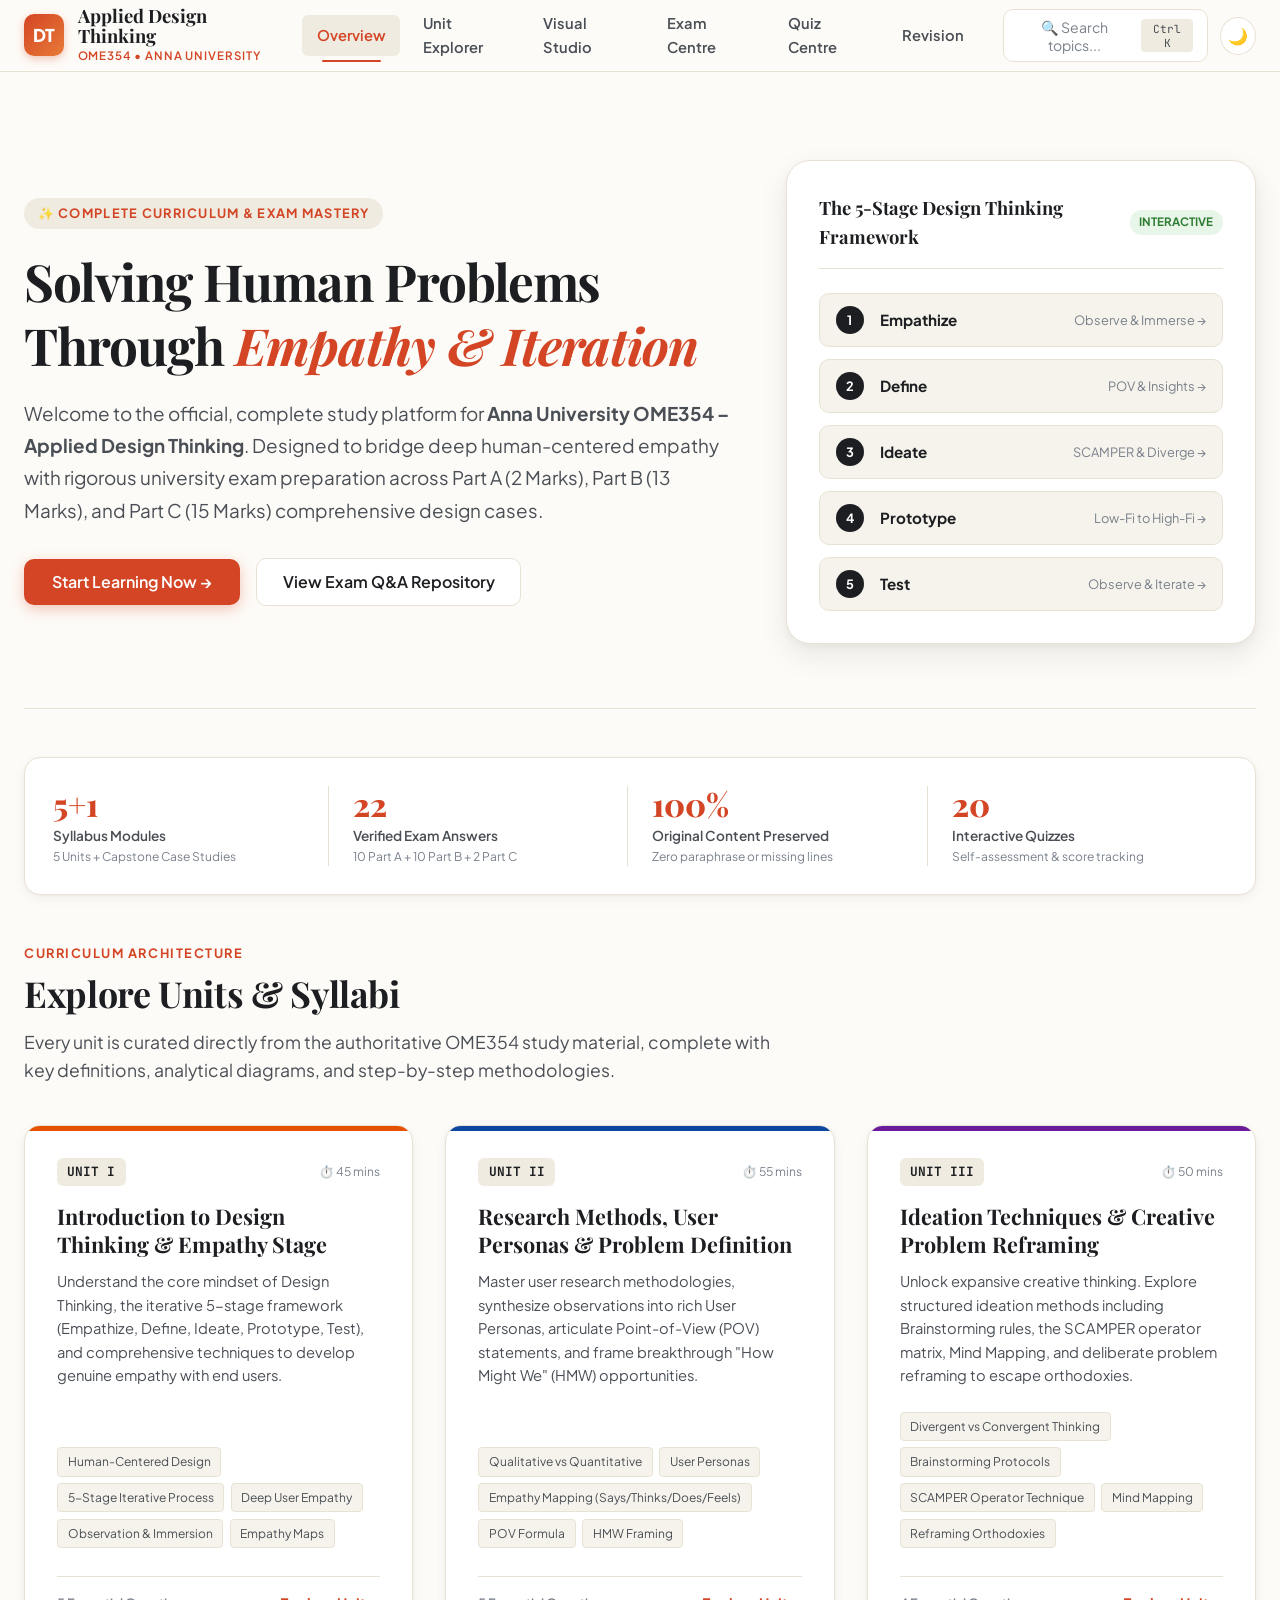
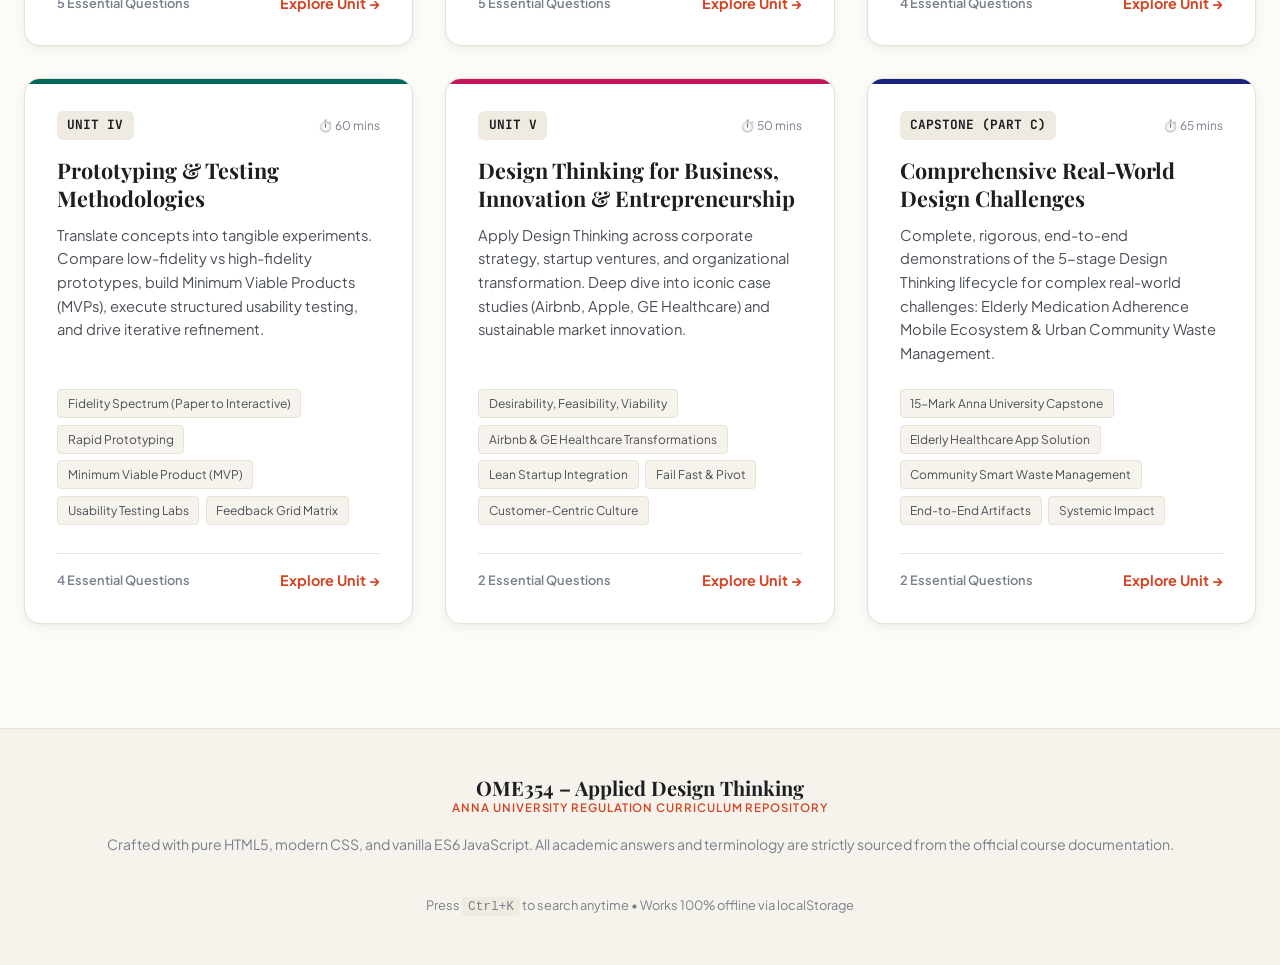
<file: index.html>
<!DOCTYPE html>
<html lang="en" data-theme="light">
<head>
  <meta charset="UTF-8">
  <meta name="viewport" content="width=device-width, initial-scale=1.0">
  <title>OME354 – Applied Design Thinking | Anna University Visual Learning Platform</title>
  <meta name="description" content="A premium interactive educational platform and complete exam answer repository for Anna University OME354 Applied Design Thinking.">

  <!-- Premium Typography via Google Fonts -->
  <link rel="preconnect" href="https://fonts.googleapis.com">
  <link rel="preconnect" href="https://fonts.gstatic.com" crossorigin>
  <link href="https://fonts.googleapis.com/css2?family=JetBrains+Mono:wght@400;500;700&family=Playfair+Display:ital,wght@0,600;0,700;0,800;1,600&family=Plus+Jakarta+Sans:wght@400;500;600;700;800&display=swap" rel="stylesheet">

  <!-- Core Stylesheet -->
  <link rel="stylesheet" href="css/style.css">
</head>
<body>

  <!-- Top Sticky Header & Navigation -->
  <header class="app-header">
    <div class="header-container">
      <a href="#" class="brand-badge" onclick="window.ADT_APP.switchView('home'); return false;">
        <div class="brand-logo-icon">DT</div>
        <div class="brand-text">
          <span class="brand-title">Applied Design Thinking</span>
          <span class="brand-sub">OME354 • Anna University</span>
        </div>
      </a>

      <!-- Desktop Navigation Links -->
      <nav class="nav-menu">
        <a href="#home" class="nav-link active" data-view="home">Overview</a>
        <a href="#units" class="nav-link" data-view="unit-explorer">Unit Explorer</a>
        <a href="#visual" class="nav-link" data-view="visual-studio">Visual Studio</a>
        <a href="#exam" class="nav-link" data-view="exam-centre">Exam Centre</a>
        <a href="#quiz" class="nav-link" data-view="quiz-centre">Quiz Centre</a>
        <a href="#revision" class="nav-link" data-view="revision-centre">Revision</a>
      </nav>

      <!-- Header Action Controls -->
      <div class="header-actions">
        <button class="search-trigger-btn" id="search-trigger-btn" title="Search all topics (Ctrl+K)">
          <span>🔍 Search topics...</span>
          <kbd>Ctrl K</kbd>
        </button>

        <button class="icon-btn" id="theme-toggle-btn" title="Toggle Light/Dark Theme">
          🌙
        </button>
      </div>
    </div>
  </header>

  <!-- Main View Container -->
  <main class="main-content">

    <!-- ====================================================================
         VIEW 1: HOME & HERO EXPERIENCE (MODERN EDITORIAL)
         ==================================================================== -->
    <section id="view-home" class="view-section active-view">
      <div class="container">
        
        <!-- Hero Section -->
        <div class="hero-editorial">
          <div class="hero-content">
            <span class="hero-tag">✨ Complete Curriculum & Exam Mastery</span>
            <h1>Solving Human Problems Through <span>Empathy & Iteration</span></h1>
            <p class="hero-lead">
              Welcome to the official, complete study platform for <strong>Anna University OME354 – Applied Design Thinking</strong>. Designed to bridge deep human-centered empathy with rigorous university exam preparation across Part A (2 Marks), Part B (13 Marks), and Part C (15 Marks) comprehensive design cases.
            </p>
            <div class="hero-actions">
              <button class="btn-primary" onclick="window.ADT_APP.switchView('unit-explorer')">
                Start Learning Now →
              </button>
              <button class="btn-secondary" onclick="window.ADT_APP.switchView('exam-centre')">
                View Exam Q&A Repository
              </button>
            </div>
          </div>

          <!-- Hero Visual Feature: Interactive 5-Stage Diagram Teaser -->
          <div class="hero-visual-card">
            <div class="hero-card-header">
              <span class="hero-card-title">The 5-Stage Design Thinking Framework</span>
              <span class="interactive-pill">Interactive</span>
            </div>
            <div class="hero-stage-stack">
              <div class="stage-step-row" onclick="window.ADT_APP.openQuestion('Q11(a)')">
                <span class="stage-num-badge">1</span>
                <span class="stage-step-title">Empathize</span>
                <span class="stage-step-action">Observe & Immerse →</span>
              </div>
              <div class="stage-step-row" onclick="window.ADT_APP.openQuestion('Q12(a)')">
                <span class="stage-num-badge">2</span>
                <span class="stage-step-title">Define</span>
                <span class="stage-step-action">POV & Insights →</span>
              </div>
              <div class="stage-step-row" onclick="window.ADT_APP.openQuestion('Q13(a)')">
                <span class="stage-num-badge">3</span>
                <span class="stage-step-title">Ideate</span>
                <span class="stage-step-action">SCAMPER & Diverge →</span>
              </div>
              <div class="stage-step-row" onclick="window.ADT_APP.openQuestion('Q14(a)')">
                <span class="stage-num-badge">4</span>
                <span class="stage-step-title">Prototype</span>
                <span class="stage-step-action">Low-Fi to High-Fi →</span>
              </div>
              <div class="stage-step-row" onclick="window.ADT_APP.openQuestion('Q14(b)')">
                <span class="stage-num-badge">5</span>
                <span class="stage-step-title">Test</span>
                <span class="stage-step-action">Observe & Iterate →</span>
              </div>
            </div>
          </div>
        </div>

        <!-- Curriculum Statistics Ribbon -->
        <div class="curriculum-ribbon">
          <div class="ribbon-stat-item">
            <span class="stat-value">5+1</span>
            <span class="stat-label">Syllabus Modules</span>
            <span class="stat-desc">5 Units + Capstone Case Studies</span>
          </div>
          <div class="ribbon-stat-item">
            <span class="stat-value">22</span>
            <span class="stat-label">Verified Exam Answers</span>
            <span class="stat-desc">10 Part A + 10 Part B + 2 Part C</span>
          </div>
          <div class="ribbon-stat-item">
            <span class="stat-value">100%</span>
            <span class="stat-label">Original Content Preserved</span>
            <span class="stat-desc">Zero paraphrase or missing lines</span>
          </div>
          <div class="ribbon-stat-item">
            <span class="stat-value">20</span>
            <span class="stat-label">Interactive Quizzes</span>
            <span class="stat-desc">Self-assessment & score tracking</span>
          </div>
        </div>

        <!-- Units Explorer Showcase Grid -->
        <div class="section-header-block">
          <span class="section-label">Curriculum Architecture</span>
          <h2 class="section-title">Explore Units & Syllabi</h2>
          <p class="section-subtitle">
            Every unit is curated directly from the authoritative OME354 study material, complete with key definitions, analytical diagrams, and step-by-step methodologies.
          </p>
        </div>

        <div class="units-grid" id="units-grid">
          <!-- Dynamic Units Injected via JS -->
        </div>

      </div>
    </section>

    <!-- ====================================================================
         VIEW 2: UNIT EXPLORER & LESSON READER
         ==================================================================== -->
    <section id="view-unit-explorer" class="view-section">
      <div class="container">
        <div class="unit-explorer-layout">
          
          <!-- Sticky Sidebar Navigation -->
          <aside class="unit-sidebar-nav">
            <h3 class="sidebar-title">Course Navigator</h3>
            <select class="sidebar-unit-select" id="sidebar-unit-select">
              <option value="1">Unit I: Foundations & Empathy</option>
              <option value="2">Unit II: Research, Personas & Define</option>
              <option value="3">Unit III: Ideation & Reframing</option>
              <option value="4">Unit IV: Prototyping & Testing</option>
              <option value="5">Unit V: Business & Innovation</option>
              <option value="6">Part C: Capstone Design Cases</option>
            </select>
            <ul class="sidebar-topic-list" id="sidebar-topic-list">
              <!-- Dynamically populated topics list -->
            </ul>
          </aside>

          <!-- Reading & Study Pane -->
          <main class="reading-pane" id="reading-pane-content">
            <!-- Dynamically populated answer content -->
          </main>

        </div>
      </div>
    </section>

    <!-- ====================================================================
         VIEW 3: VISUAL LEARNING STUDIO & INTERACTIVE DIAGRAMS
         ==================================================================== -->
    <section id="view-visual-studio" class="view-section">
      <div class="container">
        
        <div class="section-header-block">
          <span class="section-label">Interactive Museum of Design Concepts</span>
          <h2 class="section-title">Visual Learning Studio</h2>
          <p class="section-subtitle">
            Experience the core mental models and frameworks of Design Thinking through interactive visual demonstrations grounded in your academic syllabus.
          </p>
        </div>

        <div class="studio-grid">
          
          <!-- Diagram Card 1: 5-Stage Non-Linear Process -->
          <div class="interactive-diagram-card">
            <div class="diagram-header">
              <span class="diagram-badge">Process Flow</span>
              <h3 class="diagram-title">The 5-Stage Iterative Framework</h3>
              <p style="font-size:0.85rem; color:var(--text-muted);">Click any stage to inspect its objective and key actions.</p>
            </div>
            <div class="diagram-canvas">
              <div class="dt-process-bar">
                <div class="dt-stage-node active" onclick="window.ADT_APP.selectProcessStage(0)">
                  <div class="dt-stage-circle">1</div>
                  <div class="dt-stage-label">Empathize</div>
                </div>
                <div class="dt-stage-node" onclick="window.ADT_APP.selectProcessStage(1)">
                  <div class="dt-stage-circle">2</div>
                  <div class="dt-stage-label">Define</div>
                </div>
                <div class="dt-stage-node" onclick="window.ADT_APP.selectProcessStage(2)">
                  <div class="dt-stage-circle">3</div>
                  <div class="dt-stage-label">Ideate</div>
                </div>
                <div class="dt-stage-node" onclick="window.ADT_APP.selectProcessStage(3)">
                  <div class="dt-stage-circle">4</div>
                  <div class="dt-stage-label">Prototype</div>
                </div>
                <div class="dt-stage-node" onclick="window.ADT_APP.selectProcessStage(4)">
                  <div class="dt-stage-circle">5</div>
                  <div class="dt-stage-label">Test</div>
                </div>
              </div>
            </div>
            <div class="diagram-inspector" id="process-stage-inspector">
              1. EMPATHIZE: Immerse in the user's world. Observe behaviors, conduct deep qualitative interviews, and shadow daily routines to reveal emotional barriers and latent unstated needs.
            </div>
          </div>

          <!-- Diagram Card 2: Empathy Map 4-Quadrant Matrix -->
          <div class="interactive-diagram-card">
            <div class="diagram-header">
              <span class="diagram-badge">Synthesis Model</span>
              <h3 class="diagram-title">Empathy Map 4-Quadrant Matrix</h3>
              <p style="font-size:0.85rem; color:var(--text-muted);">Click any quadrant to view real examples from user research.</p>
            </div>
            <div class="diagram-canvas">
              <div class="empathy-map-matrix">
                <div class="empathy-quadrant active" data-quadrant="says" onclick="window.ADT_APP.selectEmpathyQuadrant('says')">
                  <div class="quadrant-title">🗣️ SAYS</div>
                  <div class="quadrant-desc">Direct verbatim quotes spoken by the user.</div>
                </div>
                <div class="empathy-quadrant" data-quadrant="thinks" onclick="window.ADT_APP.selectEmpathyQuadrant('thinks')">
                  <div class="quadrant-title">🧠 THINKS</div>
                  <div class="quadrant-desc">Inner beliefs, concerns, and unexpressed thoughts.</div>
                </div>
                <div class="empathy-quadrant" data-quadrant="does" onclick="window.ADT_APP.selectEmpathyQuadrant('does')">
                  <div class="quadrant-title">🏃 DOES</div>
                  <div class="quadrant-desc">Observable physical actions and behaviors.</div>
                </div>
                <div class="empathy-quadrant" data-quadrant="feels" onclick="window.ADT_APP.selectEmpathyQuadrant('feels')">
                  <div class="quadrant-title">❤️ FEELS</div>
                  <div class="quadrant-desc">Emotional states, fears, anxieties, and joy.</div>
                </div>
              </div>
            </div>
            <div class="diagram-inspector" id="empathy-matrix-inspector">
              <strong>SAYS QUADRANT:</strong> Direct verbatim quotes spoken by users during field interviews (e.g. 'I get overwhelmed trying to manage five different prescriptions every day.').
            </div>
          </div>

          <!-- Diagram Card 3: Divergent vs Convergent Thinking -->
          <div class="interactive-diagram-card">
            <div class="diagram-header">
              <span class="diagram-badge">Cognitive Model</span>
              <h3 class="diagram-title">The Double Diamond of Thinking</h3>
              <p style="font-size:0.85rem; color:var(--text-muted);">Click to toggle between Divergent Exploration and Convergent Selection.</p>
            </div>
            <div class="diagram-canvas">
              <div class="diamond-stage-visual">
                <div class="diamond-shape active" data-phase="divergent" onclick="window.ADT_APP.selectDiamondPhase('divergent')">
                  <div class="diamond-title">◇ Divergent</div>
                  <div class="diamond-subtitle">Create Choices (Breadth)</div>
                </div>
                <div class="diamond-shape" data-phase="convergent" onclick="window.ADT_APP.selectDiamondPhase('convergent')">
                  <div class="diamond-title">◈ Convergent</div>
                  <div class="diamond-subtitle">Make Choices (Focus)</div>
                </div>
              </div>
            </div>
            <div class="diagram-inspector" id="diamond-inspector">
              <strong>DIVERGENT THINKING (Explore Breadth):</strong> Generating a large volume of possibilities without criticism. Exploring wide solutions, wild concepts, and multiple perspectives. Quantity drives quality.
            </div>
          </div>

        </div>
      </div>
    </section>

    <!-- ====================================================================
         VIEW 4: EXAM PREPARATION CENTRE
         ==================================================================== -->
    <section id="view-exam-centre" class="view-section">
      <div class="container">
        
        <div class="section-header-block">
          <span class="section-label">Anna University Exam Preparation</span>
          <h2 class="section-title">Official Examination Repository</h2>
          <p class="section-subtitle">
            All 22 questions and answers structured in Anna University's exact format. Complete with Part A (2-Mark conceptual foundations), Part B (13-Mark analytical essays), and Part C (15-Mark application cases).
          </p>
        </div>

        <!-- Filter Bar -->
        <div class="exam-filter-bar">
          <div class="exam-pills">
            <button class="filter-pill exam-filter-pill active" data-filter="all">All Questions (22)</button>
            <button class="filter-pill exam-filter-pill" data-filter="partA">Part A • 2 Marks (10)</button>
            <button class="filter-pill exam-filter-pill" data-filter="partB">Part B • 13 Marks (10)</button>
            <button class="filter-pill exam-filter-pill" data-filter="partC">Part C • 15 Marks (2)</button>
            <button class="filter-pill exam-filter-pill" data-filter="bookmarked">Bookmarked</button>
          </div>
          <div style="font-size:0.88rem; color:var(--text-muted);">
            Tip: Switch between <strong>Understanding Mode</strong> and <strong>Exam Writing Mode</strong> inside any question!
          </div>
        </div>

        <!-- Questions List Container -->
        <div class="exam-questions-list" id="exam-questions-list">
          <!-- Dynamically populated via JS -->
        </div>

      </div>
    </section>

    <!-- ====================================================================
         VIEW 5: INTERACTIVE QUIZ CENTRE
         ==================================================================== -->
    <section id="view-quiz-centre" class="view-section">
      <div class="container">
        
        <div class="section-header-block" style="text-align:center;">
          <span class="section-label">Self-Assessment Engine</span>
          <h2 class="section-title">Knowledge Validation Quizzes</h2>
          <p class="section-subtitle" style="margin:0 auto;">
            Test your comprehension of core Design Thinking concepts with instant feedback, scoring, and source-grounded explanations.
          </p>
        </div>

        <div class="quiz-container">
          <div class="quiz-card">
            <div class="quiz-progress-bar-wrap">
              <div class="quiz-progress-fill" id="quiz-progress-fill" style="width: 5%;"></div>
            </div>
            
            <div id="quiz-question-container">
              <!-- Dynamically populated quiz question -->
            </div>

            <div class="quiz-nav-row" style="margin-top:2rem; display:flex; justify-content:space-between;">
              <button class="btn-secondary" id="quiz-prev-btn" disabled>← Previous</button>
              <button class="btn-primary" id="quiz-next-btn">Next Question →</button>
            </div>
          </div>
        </div>

      </div>
    </section>

    <!-- ====================================================================
         VIEW 6: REVISION & QUICK REFERENCE
         ==================================================================== -->
    <section id="view-revision-centre" class="view-section">
      <div class="container">
        
        <div class="section-header-block">
          <span class="section-label">Rapid Exam Flashcards & Summaries</span>
          <h2 class="section-title">Quick Revision Reference</h2>
          <p class="section-subtitle">
            High-yield definitions, comparison matrices, process frameworks, and real-world case studies for the night before your university examination.
          </p>
        </div>

        <div class="revision-masonry" id="revision-masonry-grid">
          <!-- Dynamically populated revision items -->
        </div>

      </div>
    </section>

  </main>

  <!-- Global Search Modal Overlay -->
  <div class="modal-overlay" id="search-modal">
    <div class="search-modal-box">
      <div class="search-input-header">
        <span style="font-size:1.2rem;">🔍</span>
        <input type="text" class="search-input-field" id="search-input" placeholder="Search topics, questions, definitions (e.g. SCAMPER, Empathy Map)...">
        <button class="icon-btn" id="close-search-btn" style="border:none;">✕</button>
      </div>
      <div class="search-results-list" id="search-results">
        <!-- Search results injected here -->
      </div>
    </div>
  </div>

  
  <!-- Quick Answer Popover / Modal Overlay -->
  <div class="modal-overlay" id="answer-modal">
    <div class="answer-modal-box">
      <div class="answer-modal-header">
        <div>
          <div id="answer-modal-badge" style="font-family:var(--font-mono); font-size:0.8rem; font-weight:700; color:var(--brand-primary); margin-bottom:0.25rem;"></div>
          <h2 id="answer-modal-title" style="font-size:1.4rem; margin:0;"></h2>
        </div>
        <button class="icon-btn" onclick="window.ADT_APP.closeAnswerModal()" style="border:none;">✕</button>
      </div>
      <div class="answer-modal-body" id="answer-modal-body">
        <!-- Answer content loaded here -->
      </div>
      <div class="answer-modal-footer">
        <button class="btn-secondary" onclick="window.ADT_APP.closeAnswerModal()">Close</button>
        <button class="btn-primary" id="answer-modal-full-btn">Open in Unit Explorer →</button>
      </div>
    </div>
  </div>

  <!-- Site Footer -->
  <footer class="site-footer">
    <div class="footer-container">
      <div class="brand-text">
        <span class="brand-title" style="font-size:1.25rem;">OME354 – Applied Design Thinking</span>
        <span class="brand-sub">Anna University Regulation Curriculum Repository</span>
      </div>
      <p class="footer-text">
        Crafted with pure HTML5, modern CSS, and vanilla ES6 JavaScript. All academic answers and terminology are strictly sourced from the official course documentation.
      </p>
      <div style="font-size:0.8rem; color:var(--text-muted); margin-top:0.5rem;">
        Press <kbd style="background:var(--bg-tertiary); padding:2px 6px; border-radius:4px;">Ctrl+K</kbd> to search anytime • Works 100% offline via localStorage
      </div>
    </div>
  </footer>

  <!-- Course Data & Scripts (Traditional HTML loading order) -->
  <script src="data/courseData.js"></script>
  <script src="data/quizData.js"></script>
  <script src="data/revisionData.js"></script>
  <script src="js/app.js"></script>

</body>
</html>
</file>
<file: css/style.css>
/* ==========================================================================
   OME354 APPLIED DESIGN THINKING - PREMIUM STYLESHEET
   Design System: Modern Editorial + Interactive Science Museum
   Pure CSS3 - Fast, Lightweight, Responsive, High Visual Quality
   ========================================================================== */

:root {
  /* Color Palette - Sophisticated Editorial & Academic */
  --bg-primary: #FDFBF7;        /* Warm editorial parchment */
  --bg-secondary: #F6F3EC;      /* Subtle cream surface */
  --bg-tertiary: #EFEBE0;       /* Rich border/neutral surface */
  --card-bg: #FFFFFF;
  --card-border: #E8E2D5;
  --card-hover-border: #D1C7B3;
  
  --text-primary: #1C1E21;      /* Deep obsidian ink */
  --text-secondary: #4A4F56;    /* Editorial slate */
  --text-muted: #79808B;        /* Muted caption */
  --text-inverse: #FFFFFF;
  
  --brand-primary: #D34524;     /* Terracotta Red-Orange */
  --brand-secondary: #1F3A52;   /* Deep Academy Navy */
  --brand-accent: #E87A38;      /* Warm amber accent */
  --brand-emerald: #1B6554;     /* Deep forest green for testing/success */
  --brand-purple: #5A3587;      /* Creative violet for ideation */

  /* Unit Colors */
  --u1-color: #D34524;
  --u2-color: #1F5F8B;
  --u3-color: #793896;
  --u4-color: #1B6554;
  --u5-color: #B83A64;
  --u6-color: #1B3564;

  /* Typography */
  --font-serif: 'Playfair Display', Georgia, Cambria, serif;
  --font-sans: 'Plus Jakarta Sans', system-ui, -apple-system, BlinkMacSystemFont, 'Segoe UI', Roboto, sans-serif;
  --font-mono: 'JetBrains Mono', 'Fira Code', Consolas, monospace;

  /* Elevations & Shadows */
  --shadow-subtle: 0 1px 3px rgba(0,0,0,0.05), 0 1px 2px rgba(0,0,0,0.03);
  --shadow-card: 0 4px 12px rgba(28,30,33, 0.05), 0 1px 3px rgba(28,30,33, 0.03);
  --shadow-float: 0 12px 30px rgba(28,30,33, 0.08), 0 4px 8px rgba(28,30,33, 0.04);
  --shadow-modal: 0 24px 60px rgba(28,30,33, 0.18), 0 8px 16px rgba(28,30,33, 0.08);

  /* Spacing & Layout */
  --radius-sm: 6px;
  --radius-md: 10px;
  --radius-lg: 16px;
  --radius-xl: 24px;
  --header-height: 72px;
  --max-content-width: 1280px;

  /* Transitions */
  --transition-fast: 150ms cubic-bezier(0.4, 0, 0.2, 1);
  --transition-normal: 250ms cubic-bezier(0.4, 0, 0.2, 1);
  --transition-smooth: 350ms cubic-bezier(0.16, 1, 0.3, 1);
}

[data-theme="dark"] {
  --bg-primary: #121417;        /* Deep charcoal */
  --bg-secondary: #1A1D23;      /* Dark slate layer */
  --bg-tertiary: #252932;       /* Slate border & elevated surface */
  --card-bg: #1E222A;
  --card-border: #2C323E;
  --card-hover-border: #424B5C;
  
  --text-primary: #F0F2F5;
  --text-secondary: #B0B7C3;
  --text-muted: #7A8494;
  --text-inverse: #121417;

  --shadow-subtle: 0 1px 3px rgba(0,0,0,0.4);
  --shadow-card: 0 4px 14px rgba(0,0,0,0.5);
  --shadow-float: 0 12px 36px rgba(0,0,0,0.6);
  --shadow-modal: 0 24px 70px rgba(0,0,0,0.8);
}

/* Reset & Base Setup */
*, *::before, *::after {
  box-sizing: border-box;
  margin: 0;
  padding: 0;
}

html {
  font-size: 16px;
  scroll-behavior: smooth;
  scroll-padding-top: calc(var(--header-height) + 20px);
}

body {
  font-family: var(--font-sans);
  background-color: var(--bg-primary);
  color: var(--text-primary);
  line-height: 1.6;
  -webkit-font-smoothing: antialiased;
  -moz-osx-font-smoothing: grayscale;
  min-height: 100vh;
  display: flex;
  flex-direction: column;
}

/* Typography Presets */
h1, h2, h3, h4, .font-serif {
  font-family: var(--font-serif);
  font-weight: 700;
  line-height: 1.25;
  color: var(--text-primary);
}

h1 { font-size: clamp(2.2rem, 4vw, 3.4rem); letter-spacing: -0.02em; }
h2 { font-size: clamp(1.6rem, 2.8vw, 2.3rem); letter-spacing: -0.01em; }
h3 { font-size: clamp(1.25rem, 2vw, 1.6rem); }
h4 { font-size: 1.15rem; }

p {
  margin-bottom: 1rem;
  color: var(--text-secondary);
  font-size: 1.025rem;
}

a {
  color: inherit;
  text-decoration: none;
  transition: color var(--transition-fast);
}

button {
  font-family: var(--font-sans);
  cursor: pointer;
  border: none;
  background: none;
  transition: all var(--transition-fast);
}

/* Top App Header & Navbar */
.app-header {
  position: sticky;
  top: 0;
  z-index: 100;
  height: var(--header-height);
  background: var(--bg-primary);
  border-bottom: 1px solid var(--card-border);
  backdrop-filter: blur(12px);
  background-color: rgba(253, 251, 247, 0.92);
  display: flex;
  align-items: center;
  transition: background-color var(--transition-normal), border-color var(--transition-normal);
}

[data-theme="dark"] .app-header {
  background-color: rgba(18, 20, 23, 0.92);
}

.header-container {
  max-width: var(--max-content-width);
  margin: 0 auto;
  padding: 0 1.5rem;
  width: 100%;
  display: flex;
  align-items: center;
  justify-content: space-between;
  gap: 1.5rem;
}

.brand-badge {
  display: flex;
  align-items: center;
  gap: 0.85rem;
  text-decoration: none;
}

.brand-logo-icon {
  width: 42px;
  height: 42px;
  background: linear-gradient(135deg, var(--brand-primary), var(--brand-accent));
  color: white;
  border-radius: var(--radius-md);
  display: flex;
  align-items: center;
  justify-content: center;
  font-weight: 800;
  font-size: 1.1rem;
  box-shadow: 0 3px 8px rgba(211, 69, 36, 0.3);
}

.brand-text {
  display: flex;
  flex-direction: column;
}

.brand-title {
  font-family: var(--font-serif);
  font-size: 1.15rem;
  font-weight: 700;
  color: var(--text-primary);
  line-height: 1.1;
}

.brand-sub {
  font-size: 0.72rem;
  font-weight: 600;
  text-transform: uppercase;
  letter-spacing: 0.08em;
  color: var(--brand-primary);
}

/* Nav Links */
.nav-menu {
  display: flex;
  align-items: center;
  gap: 0.5rem;
  list-style: none;
}

.nav-link {
  padding: 0.55rem 0.9rem;
  font-size: 0.92rem;
  font-weight: 600;
  color: var(--text-secondary);
  border-radius: var(--radius-sm);
  display: flex;
  align-items: center;
  gap: 0.4rem;
  position: relative;
}

.nav-link:hover, .nav-link.active {
  color: var(--brand-primary);
  background: var(--bg-tertiary);
}

.nav-link.active::after {
  content: '';
  position: absolute;
  bottom: -6px;
  left: 20%;
  right: 20%;
  height: 2px;
  background-color: var(--brand-primary);
  border-radius: 2px;
}

/* Header Action Controls */
.header-actions {
  display: flex;
  align-items: center;
  gap: 0.75rem;
}

.icon-btn {
  width: 38px;
  height: 38px;
  border-radius: 50%;
  border: 1px solid var(--card-border);
  background: var(--card-bg);
  color: var(--text-secondary);
  display: flex;
  align-items: center;
  justify-content: center;
  font-size: 1rem;
}

.icon-btn:hover {
  background: var(--bg-tertiary);
  color: var(--text-primary);
  border-color: var(--card-hover-border);
}

.search-trigger-btn {
  padding: 0.45rem 0.85rem;
  border-radius: var(--radius-md);
  border: 1px solid var(--card-border);
  background: var(--card-bg);
  color: var(--text-muted);
  display: flex;
  align-items: center;
  gap: 0.6rem;
  font-size: 0.88rem;
  cursor: pointer;
}

.search-trigger-btn kbd {
  background: var(--bg-tertiary);
  color: var(--text-secondary);
  font-family: var(--font-mono);
  font-size: 0.7rem;
  padding: 0.15rem 0.4rem;
  border-radius: 4px;
}

/* Mobile Toggle */
.mobile-nav-toggle {
  display: none;
  font-size: 1.4rem;
  color: var(--text-primary);
}

/* Main Layout View Container */
.main-content {
  flex: 1;
  width: 100%;
}

.view-section {
  display: none;
  animation: fadeIn 0.3s ease-in-out;
}

.view-section.active-view {
  display: block;
}

@keyframes fadeIn {
  from { opacity: 0; transform: translateY(6px); }
  to { opacity: 1; transform: translateY(0); }
}

.container {
  max-width: var(--max-content-width);
  margin: 0 auto;
  padding: 2.5rem 1.5rem;
}

/* ==========================================================================
   VIEW A: HOME & HERO SECTION (EDITORIAL + SCIENCE MUSEUM)
   ========================================================================== */
.hero-editorial {
  padding: 3rem 0 4rem;
  display: grid;
  grid-template-columns: 1.2fr 0.8fr;
  gap: 3.5rem;
  align-items: center;
  border-bottom: 1px solid var(--card-border);
}

.hero-tag {
  display: inline-flex;
  align-items: center;
  gap: 0.5rem;
  font-size: 0.8rem;
  font-weight: 700;
  text-transform: uppercase;
  letter-spacing: 0.1em;
  color: var(--brand-primary);
  background: var(--bg-tertiary);
  padding: 0.35rem 0.85rem;
  border-radius: 20px;
  margin-bottom: 1.25rem;
}

.hero-editorial h1 {
  margin-bottom: 1.25rem;
  color: var(--text-primary);
}

.hero-editorial h1 span {
  color: var(--brand-primary);
  font-style: italic;
}

.hero-lead {
  font-size: 1.18rem;
  line-height: 1.7;
  color: var(--text-secondary);
  margin-bottom: 2rem;
}

.hero-actions {
  display: flex;
  flex-wrap: wrap;
  gap: 1rem;
  align-items: center;
}

.btn-primary {
  background: var(--brand-primary);
  color: white;
  padding: 0.8rem 1.75rem;
  border-radius: var(--radius-md);
  font-weight: 600;
  font-size: 1rem;
  display: inline-flex;
  align-items: center;
  gap: 0.5rem;
  box-shadow: 0 4px 14px rgba(211, 69, 36, 0.3);
}

.btn-primary:hover {
  background: #B9381A;
  transform: translateY(-1px);
}

.btn-secondary {
  background: var(--card-bg);
  color: var(--text-primary);
  border: 1px solid var(--card-border);
  padding: 0.8rem 1.6rem;
  border-radius: var(--radius-md);
  font-weight: 600;
  font-size: 1rem;
  display: inline-flex;
  align-items: center;
  gap: 0.5rem;
}

.btn-secondary:hover {
  background: var(--bg-tertiary);
  border-color: var(--card-hover-border);
}

/* Hero Visual Box - Interactive 5-Stage Diagram Teaser */
.hero-visual-card {
  background: var(--card-bg);
  border: 1px solid var(--card-border);
  border-radius: var(--radius-xl);
  padding: 2rem;
  box-shadow: var(--shadow-float);
  position: relative;
  overflow: hidden;
}

.hero-card-header {
  display: flex;
  align-items: center;
  justify-content: space-between;
  border-bottom: 1px solid var(--card-border);
  padding-bottom: 1rem;
  margin-bottom: 1.5rem;
}

.hero-card-title {
  font-family: var(--font-serif);
  font-size: 1.15rem;
  font-weight: 700;
}

.interactive-pill {
  font-size: 0.72rem;
  font-weight: 700;
  background: #E8F5E9;
  color: #2E7D32;
  padding: 0.2rem 0.6rem;
  border-radius: 12px;
  text-transform: uppercase;
}

[data-theme="dark"] .interactive-pill {
  background: rgba(46, 125, 50, 0.2);
  color: #81C784;
}

.hero-stage-stack {
  display: flex;
  flex-direction: column;
  gap: 0.75rem;
}

.stage-step-row {
  display: flex;
  align-items: center;
  gap: 1rem;
  padding: 0.75rem 1rem;
  background: var(--bg-secondary);
  border: 1px solid var(--card-border);
  border-radius: var(--radius-md);
  cursor: pointer;
  transition: all var(--transition-fast);
}

.stage-step-row:hover {
  border-color: var(--brand-primary);
  transform: translateX(4px);
  background: var(--card-bg);
}

.stage-num-badge {
  width: 28px;
  height: 28px;
  border-radius: 50%;
  background: var(--text-primary);
  color: var(--text-inverse);
  display: flex;
  align-items: center;
  justify-content: center;
  font-weight: 700;
  font-size: 0.8rem;
}

.stage-step-title {
  font-weight: 700;
  font-size: 0.95rem;
  flex: 1;
}

.stage-step-action {
  font-size: 0.8rem;
  color: var(--text-muted);
}

/* Stats Ribbon */
.curriculum-ribbon {
  display: grid;
  grid-template-columns: repeat(4, 1fr);
  gap: 1.5rem;
  margin: 3rem 0;
  padding: 1.75rem;
  background: var(--card-bg);
  border: 1px solid var(--card-border);
  border-radius: var(--radius-lg);
  box-shadow: var(--shadow-card);
}

.ribbon-stat-item {
  display: flex;
  flex-direction: column;
  border-right: 1px solid var(--card-border);
  padding-right: 1rem;
}

.ribbon-stat-item:last-child {
  border-right: none;
}

.stat-value {
  font-family: var(--font-serif);
  font-size: 2rem;
  font-weight: 800;
  color: var(--brand-primary);
  line-height: 1.1;
}

.stat-label {
  font-size: 0.85rem;
  font-weight: 600;
  color: var(--text-secondary);
  margin-top: 0.25rem;
}

.stat-desc {
  font-size: 0.75rem;
  color: var(--text-muted);
}

/* Units Overview Grid */
.section-header-block {
  margin-bottom: 2.5rem;
}

.section-label {
  font-size: 0.8rem;
  font-weight: 700;
  text-transform: uppercase;
  letter-spacing: 0.12em;
  color: var(--brand-primary);
  margin-bottom: 0.5rem;
  display: block;
}

.section-title {
  margin-bottom: 0.75rem;
}

.section-subtitle {
  font-size: 1.1rem;
  color: var(--text-secondary);
  max-width: 750px;
}

.units-grid {
  display: grid;
  grid-template-columns: repeat(auto-fill, minmax(360px, 1fr));
  gap: 2rem;
}

.unit-card {
  background: var(--card-bg);
  border: 1px solid var(--card-border);
  border-radius: var(--radius-lg);
  padding: 2rem;
  display: flex;
  flex-direction: column;
  position: relative;
  overflow: hidden;
  box-shadow: var(--shadow-card);
  transition: all var(--transition-normal);
}

.unit-card:hover {
  transform: translateY(-4px);
  border-color: var(--card-hover-border);
  box-shadow: var(--shadow-float);
}

.unit-card::before {
  content: '';
  position: absolute;
  top: 0;
  left: 0;
  right: 0;
  height: 5px;
  background-color: var(--unit-accent, var(--brand-primary));
}

.unit-header-meta {
  display: flex;
  align-items: center;
  justify-content: space-between;
  margin-bottom: 1rem;
}

.unit-code-badge {
  font-family: var(--font-mono);
  font-size: 0.8rem;
  font-weight: 700;
  padding: 0.25rem 0.65rem;
  border-radius: var(--radius-sm);
  background: var(--bg-tertiary);
  color: var(--text-primary);
}

.unit-time-badge {
  font-size: 0.75rem;
  color: var(--text-muted);
}

.unit-card-title {
  font-size: 1.35rem;
  margin-bottom: 0.75rem;
  line-height: 1.3;
}

.unit-card-desc {
  font-size: 0.92rem;
  color: var(--text-secondary);
  margin-bottom: 1.5rem;
  flex: 1;
}

.unit-topics-tags {
  display: flex;
  flex-wrap: wrap;
  gap: 0.4rem;
  margin-bottom: 1.75rem;
}

.topic-tag {
  font-size: 0.75rem;
  background: var(--bg-secondary);
  color: var(--text-secondary);
  padding: 0.25rem 0.6rem;
  border-radius: 4px;
  border: 1px solid var(--card-border);
}

.unit-card-footer {
  display: flex;
  align-items: center;
  justify-content: space-between;
  border-top: 1px solid var(--card-border);
  padding-top: 1rem;
}

.unit-progress-mini {
  font-size: 0.8rem;
  font-weight: 600;
  color: var(--text-muted);
}

.unit-open-btn {
  font-weight: 700;
  font-size: 0.9rem;
  color: var(--brand-primary);
  display: flex;
  align-items: center;
  gap: 0.4rem;
}

/* ==========================================================================
   VIEW B: UNIT EXPLORER & LESSON READER
   ========================================================================== */
.unit-explorer-layout {
  display: grid;
  grid-template-columns: 300px 1fr;
  gap: 2.5rem;
  align-items: start;
}

.unit-sidebar-nav {
  position: sticky;
  top: calc(var(--header-height) + 1.5rem);
  background: var(--card-bg);
  border: 1px solid var(--card-border);
  border-radius: var(--radius-lg);
  padding: 1.5rem;
  box-shadow: var(--shadow-card);
  max-height: calc(100vh - 120px);
  overflow-y: auto;
}

.sidebar-title {
  font-family: var(--font-serif);
  font-size: 1.1rem;
  margin-bottom: 1rem;
  padding-bottom: 0.75rem;
  border-bottom: 1px solid var(--card-border);
}

.sidebar-unit-select {
  width: 100%;
  padding: 0.6rem 0.8rem;
  font-size: 0.9rem;
  border: 1px solid var(--card-border);
  border-radius: var(--radius-md);
  background: var(--bg-secondary);
  color: var(--text-primary);
  margin-bottom: 1.25rem;
  outline: none;
}

.sidebar-topic-list {
  list-style: none;
  display: flex;
  flex-direction: column;
  gap: 0.35rem;
}

.sidebar-topic-item {
  padding: 0.6rem 0.85rem;
  border-radius: var(--radius-sm);
  font-size: 0.88rem;
  color: var(--text-secondary);
  cursor: pointer;
  display: flex;
  align-items: flex-start;
  gap: 0.5rem;
  line-height: 1.35;
}

.sidebar-topic-item:hover {
  background: var(--bg-secondary);
  color: var(--text-primary);
}

.sidebar-topic-item.active {
  background: var(--bg-tertiary);
  color: var(--brand-primary);
  font-weight: 700;
  border-left: 3px solid var(--brand-primary);
}

.sidebar-mark-pill {
  font-size: 0.65rem;
  font-weight: 700;
  padding: 0.1rem 0.35rem;
  border-radius: 3px;
  background: var(--bg-tertiary);
  color: var(--text-muted);
  margin-top: 0.1rem;
}

/* Reading Pane */
.reading-pane {
  background: var(--card-bg);
  border: 1px solid var(--card-border);
  border-radius: var(--radius-xl);
  padding: 3rem;
  box-shadow: var(--shadow-card);
}

.reading-pane-header {
  border-bottom: 1px solid var(--card-border);
  padding-bottom: 1.75rem;
  margin-bottom: 2rem;
}

.reading-breadcrumbs {
  display: flex;
  align-items: center;
  gap: 0.5rem;
  font-size: 0.8rem;
  color: var(--text-muted);
  margin-bottom: 1rem;
}

.reading-breadcrumbs span.curr {
  color: var(--brand-primary);
  font-weight: 600;
}

.reading-question-title {
  font-size: 1.85rem;
  line-height: 1.3;
  margin-bottom: 1.25rem;
}

.reading-toolbar {
  display: flex;
  align-items: center;
  justify-content: space-between;
  flex-wrap: wrap;
  gap: 1rem;
}

.mode-toggle-group {
  display: inline-flex;
  background: var(--bg-secondary);
  border: 1px solid var(--card-border);
  border-radius: var(--radius-md);
  padding: 3px;
}

.mode-btn {
  padding: 0.45rem 1rem;
  font-size: 0.85rem;
  font-weight: 600;
  border-radius: var(--radius-sm);
  color: var(--text-secondary);
}

.mode-btn.active {
  background: var(--card-bg);
  color: var(--brand-primary);
  box-shadow: var(--shadow-subtle);
}

.action-buttons-group {
  display: flex;
  align-items: center;
  gap: 0.5rem;
}

/* Exam Mode vs Understanding Mode Content Styles */
.original-answer-body {
  font-size: 1.05rem;
  line-height: 1.8;
  color: var(--text-primary);
}

.original-answer-body p {
  margin-bottom: 1.2rem;
  color: var(--text-primary);
}

.answer-section-block {
  margin: 2rem 0;
  padding: 1.5rem;
  background: var(--bg-secondary);
  border-left: 4px solid var(--brand-primary);
  border-radius: 0 var(--radius-md) var(--radius-md) 0;
}

.answer-section-heading {
  font-family: var(--font-serif);
  font-size: 1.25rem;
  font-weight: 700;
  margin-bottom: 0.75rem;
  color: var(--brand-secondary);
}

[data-theme="dark"] .answer-section-heading {
  color: #90CAF9;
}

.answer-bullet-list {
  padding-left: 1.5rem;
  margin-bottom: 1.2rem;
}

.answer-bullet-list li {
  margin-bottom: 0.5rem;
}

.highlight-keyword {
  background: #FFF3E0;
  color: #B23B00;
  padding: 0.1rem 0.35rem;
  border-radius: 3px;
  font-weight: 600;
}

[data-theme="dark"] .highlight-keyword {
  background: rgba(227, 85, 36, 0.25);
  color: #FFB74D;
}

.case-study-box {
  background: var(--card-bg);
  border: 1px solid #C5CAE9;
  border-left: 5px solid #3F51B5;
  border-radius: var(--radius-md);
  padding: 1.75rem;
  margin: 2rem 0;
}

.case-study-badge {
  display: inline-block;
  font-size: 0.75rem;
  font-weight: 800;
  text-transform: uppercase;
  letter-spacing: 0.08em;
  color: #3F51B5;
  margin-bottom: 0.5rem;
}

/* Print Friendly Styles */
@media print {
  .app-header, .unit-sidebar-nav, .reading-toolbar, .site-footer, .header-actions {
    display: none !important;
  }
  .unit-explorer-layout {
    grid-template-columns: 1fr;
  }
  .reading-pane {
    border: none;
    box-shadow: none;
    padding: 0;
  }
  body {
    background: white;
    color: black;
  }
}

/* ==========================================================================
   VIEW C: VISUAL LEARNING STUDIO & INTERACTIVE DIAGRAMS
   ========================================================================== */
.studio-grid {
  display: grid;
  grid-template-columns: repeat(auto-fill, minmax(380px, 1fr));
  gap: 2rem;
}

.interactive-diagram-card {
  background: var(--card-bg);
  border: 1px solid var(--card-border);
  border-radius: var(--radius-lg);
  padding: 1.75rem;
  box-shadow: var(--shadow-card);
  display: flex;
  flex-direction: column;
}

.diagram-header {
  margin-bottom: 1.25rem;
}

.diagram-badge {
  font-size: 0.72rem;
  font-weight: 700;
  text-transform: uppercase;
  color: var(--brand-purple);
  background: #F3E5F5;
  padding: 0.25rem 0.6rem;
  border-radius: 4px;
}

[data-theme="dark"] .diagram-badge {
  background: rgba(121, 56, 150, 0.3);
  color: #CE93D8;
}

.diagram-title {
  font-size: 1.3rem;
  margin-top: 0.5rem;
  margin-bottom: 0.25rem;
}

.diagram-canvas {
  background: var(--bg-secondary);
  border: 1px solid var(--card-border);
  border-radius: var(--radius-md);
  padding: 1.5rem;
  margin-bottom: 1.25rem;
  min-height: 220px;
  display: flex;
  align-items: center;
  justify-content: center;
  position: relative;
}

/* Custom Interactive Diagram: 5 Stages Timeline */
.dt-process-bar {
  display: flex;
  width: 100%;
  justify-content: space-between;
  position: relative;
}

.dt-process-bar::before {
  content: '';
  position: absolute;
  top: 20px;
  left: 20px;
  right: 20px;
  height: 3px;
  background: var(--card-border);
  z-index: 1;
}

.dt-stage-node {
  position: relative;
  z-index: 2;
  display: flex;
  flex-direction: column;
  align-items: center;
  cursor: pointer;
}

.dt-stage-circle {
  width: 42px;
  height: 42px;
  border-radius: 50%;
  background: var(--card-bg);
  border: 3px solid var(--card-border);
  display: flex;
  align-items: center;
  justify-content: center;
  font-weight: 700;
  font-size: 0.9rem;
  transition: all var(--transition-fast);
}

.dt-stage-node:hover .dt-stage-circle, .dt-stage-node.active .dt-stage-circle {
  background: var(--brand-primary);
  border-color: var(--brand-primary);
  color: white;
  transform: scale(1.15);
}

.dt-stage-label {
  font-size: 0.75rem;
  font-weight: 700;
  margin-top: 0.5rem;
  text-align: center;
}

/* Custom Interactive Diagram: Empathy Map 4-Quadrant */
.empathy-map-matrix {
  display: grid;
  grid-template-columns: 1fr 1fr;
  grid-template-rows: 1fr 1fr;
  gap: 10px;
  width: 100%;
  height: 220px;
}

.empathy-quadrant {
  background: var(--card-bg);
  border: 1px solid var(--card-border);
  border-radius: var(--radius-sm);
  padding: 0.75rem;
  cursor: pointer;
  transition: all var(--transition-fast);
  display: flex;
  flex-direction: column;
}

.empathy-quadrant:hover, .empathy-quadrant.active {
  border-color: var(--brand-secondary);
  background: #E3F2FD;
}

[data-theme="dark"] .empathy-quadrant:hover, [data-theme="dark"] .empathy-quadrant.active {
  background: rgba(31, 95, 139, 0.25);
}

.quadrant-title {
  font-weight: 800;
  font-size: 0.8rem;
  text-transform: uppercase;
  color: var(--brand-secondary);
  margin-bottom: 0.25rem;
}

.quadrant-desc {
  font-size: 0.75rem;
  color: var(--text-secondary);
}

/* Custom Interactive Diagram: Divergent vs Convergent Double Diamond */
.diamond-stage-visual {
  display: flex;
  width: 100%;
  align-items: center;
  justify-content: space-around;
  gap: 1rem;
}

.diamond-shape {
  flex: 1;
  padding: 1.25rem;
  background: var(--card-bg);
  border: 2px dashed var(--brand-purple);
  border-radius: var(--radius-md);
  text-align: center;
  cursor: pointer;
  transition: all var(--transition-fast);
}

.diamond-shape:hover, .diamond-shape.active {
  background: #F3E5F5;
  border-style: solid;
  transform: scale(1.03);
}

[data-theme="dark"] .diamond-shape:hover, [data-theme="dark"] .diamond-shape.active {
  background: rgba(121, 56, 150, 0.3);
}

.diamond-title {
  font-weight: 800;
  font-size: 0.95rem;
  color: var(--brand-purple);
}

.diamond-subtitle {
  font-size: 0.75rem;
  color: var(--text-muted);
}

.diagram-inspector {
  background: var(--bg-tertiary);
  padding: 1rem;
  border-radius: var(--radius-md);
  font-size: 0.88rem;
  line-height: 1.5;
  min-height: 80px;
  color: var(--text-primary);
}

/* ==========================================================================
   VIEW D: EXAM PREPARATION CENTRE
   ========================================================================== */
.exam-filter-bar {
  display: flex;
  align-items: center;
  justify-content: space-between;
  flex-wrap: wrap;
  gap: 1rem;
  padding: 1.25rem 1.75rem;
  background: var(--card-bg);
  border: 1px solid var(--card-border);
  border-radius: var(--radius-lg);
  margin-bottom: 2rem;
  box-shadow: var(--shadow-subtle);
}

.exam-pills {
  display: flex;
  gap: 0.5rem;
  flex-wrap: wrap;
}

.filter-pill {
  padding: 0.45rem 1rem;
  border-radius: 20px;
  font-size: 0.85rem;
  font-weight: 600;
  background: var(--bg-secondary);
  color: var(--text-secondary);
  border: 1px solid var(--card-border);
}

.filter-pill:hover, .filter-pill.active {
  background: var(--brand-primary);
  color: white;
  border-color: var(--brand-primary);
}

.exam-questions-list {
  display: flex;
  flex-direction: column;
  gap: 1.25rem;
}

.exam-card {
  background: var(--card-bg);
  border: 1px solid var(--card-border);
  border-radius: var(--radius-lg);
  padding: 1.75rem;
  box-shadow: var(--shadow-card);
  transition: all var(--transition-fast);
}

.exam-card:hover {
  border-color: var(--card-hover-border);
}

.exam-card-header {
  display: flex;
  align-items: flex-start;
  justify-content: space-between;
  gap: 1rem;
  margin-bottom: 1rem;
}

.exam-q-badge {
  display: inline-flex;
  align-items: center;
  gap: 0.5rem;
  font-family: var(--font-mono);
  font-size: 0.82rem;
  font-weight: 700;
  padding: 0.25rem 0.65rem;
  border-radius: var(--radius-sm);
  background: var(--bg-tertiary);
  color: var(--text-primary);
}

.exam-q-badge.marks-2 { border-left: 3px solid #E65100; }
.exam-q-badge.marks-13 { border-left: 3px solid #0D47A1; }
.exam-q-badge.marks-15 { border-left: 3px solid #1B5E20; }

.exam-card-title {
  font-size: 1.2rem;
  line-height: 1.4;
  margin-bottom: 0.75rem;
}

.exam-card-footer {
  display: flex;
  align-items: center;
  justify-content: space-between;
  border-top: 1px solid var(--card-border);
  padding-top: 1rem;
  margin-top: 1rem;
}

.view-complete-btn {
  font-weight: 700;
  font-size: 0.88rem;
  color: var(--brand-primary);
  display: flex;
  align-items: center;
  gap: 0.4rem;
}

/* ==========================================================================
   VIEW E: INTERACTIVE QUIZ CENTRE
   ========================================================================== */
.quiz-container {
  max-width: 800px;
  margin: 0 auto;
}

.quiz-card {
  background: var(--card-bg);
  border: 1px solid var(--card-border);
  border-radius: var(--radius-xl);
  padding: 2.5rem;
  box-shadow: var(--shadow-card);
}

.quiz-progress-bar-wrap {
  width: 100%;
  height: 6px;
  background: var(--bg-tertiary);
  border-radius: 3px;
  margin-bottom: 2rem;
  overflow: hidden;
}

.quiz-progress-fill {
  height: 100%;
  background: var(--brand-primary);
  transition: width 0.3s ease;
}

.quiz-meta-row {
  display: flex;
  align-items: center;
  justify-content: space-between;
  margin-bottom: 1.25rem;
  font-size: 0.85rem;
  color: var(--text-muted);
}

.quiz-question-text {
  font-size: 1.35rem;
  line-height: 1.4;
  margin-bottom: 2rem;
}

.quiz-options-list {
  display: flex;
  flex-direction: column;
  gap: 0.85rem;
  margin-bottom: 2rem;
}

.quiz-option-btn {
  padding: 1.1rem 1.25rem;
  border: 1px solid var(--card-border);
  border-radius: var(--radius-md);
  background: var(--bg-secondary);
  color: var(--text-primary);
  font-size: 0.98rem;
  text-align: left;
  display: flex;
  align-items: center;
  gap: 1rem;
  cursor: pointer;
  transition: all var(--transition-fast);
}

.quiz-option-btn:hover:not(:disabled) {
  border-color: var(--brand-primary);
  background: var(--card-bg);
  transform: translateX(4px);
}

.option-letter {
  width: 28px;
  height: 28px;
  border-radius: 50%;
  background: var(--card-bg);
  border: 1px solid var(--card-border);
  display: flex;
  align-items: center;
  justify-content: center;
  font-weight: 700;
  font-size: 0.8rem;
  flex-shrink: 0;
}

.quiz-option-btn.correct {
  background: #E8F5E9 !important;
  border-color: #2E7D32 !important;
  color: #1B5E20 !important;
}

.quiz-option-btn.incorrect {
  background: #FFEBEE !important;
  border-color: #C62828 !important;
  color: #B71C1C !important;
}

[data-theme="dark"] .quiz-option-btn.correct {
  background: rgba(46, 125, 50, 0.3) !important;
  color: #A5D6A7 !important;
  border-color: #4CAF50 !important;
}

[data-theme="dark"] .quiz-option-btn.incorrect {
  background: rgba(198, 40, 40, 0.3) !important;
  color: #EF9A9A !important;
  border-color: #F44336 !important;
}

.quiz-feedback-box {
  padding: 1.25rem;
  border-radius: var(--radius-md);
  margin-bottom: 2rem;
  display: none;
}

.quiz-feedback-box.show {
  display: block;
}

.quiz-feedback-box.correct {
  background: #E8F5E9;
  border: 1px solid #A5D6A7;
  color: #1B5E20;
}

.quiz-feedback-box.incorrect {
  background: #FFEBEE;
  border: 1px solid #EF9A9A;
  color: #B71C1C;
}

[data-theme="dark"] .quiz-feedback-box.correct {
  background: rgba(46, 125, 50, 0.2);
  border-color: rgba(76, 175, 80, 0.4);
  color: #C8E6C9;
}

[data-theme="dark"] .quiz-feedback-box.incorrect {
  background: rgba(198, 40, 40, 0.2);
  border-color: rgba(244, 67, 54, 0.4);
  color: #FFCDD2;
}

.quiz-nav-row {
  display: flex;
  justify-content: flex-end;
}

/* ==========================================================================
   VIEW F: REVISION & QUICK REFERENCE
   ========================================================================== */
.revision-masonry {
  columns: 2 400px;
  column-gap: 1.75rem;
}

.revision-card {
  break-inside: avoid;
  background: var(--card-bg);
  border: 1px solid var(--card-border);
  border-radius: var(--radius-lg);
  padding: 1.75rem;
  margin-bottom: 1.75rem;
  box-shadow: var(--shadow-card);
}

.revision-card-category {
  font-size: 0.72rem;
  font-weight: 700;
  text-transform: uppercase;
  letter-spacing: 0.08em;
  color: var(--brand-primary);
  margin-bottom: 0.4rem;
}

.revision-card-title {
  font-size: 1.2rem;
  margin-bottom: 0.75rem;
}

.revision-card-text {
  font-size: 0.95rem;
  line-height: 1.6;
  white-space: pre-line;
  color: var(--text-secondary);
}

/* ==========================================================================
   SEARCH & MODAL OVERLAY
   ========================================================================== */
.modal-overlay {
  position: fixed;
  inset: 0;
  background: rgba(0, 0, 0, 0.6);
  backdrop-filter: blur(4px);
  z-index: 1000;
  display: none;
  align-items: flex-start;
  justify-content: center;
  padding: 4rem 1.5rem 2rem;
}

.modal-overlay.open {
  display: flex;
}

.search-modal-box {
  background: var(--card-bg);
  border: 1px solid var(--card-border);
  border-radius: var(--radius-xl);
  width: 100%;
  max-width: 680px;
  box-shadow: var(--shadow-modal);
  overflow: hidden;
  animation: modalEnter 0.2s cubic-bezier(0.16, 1, 0.3, 1);
}

@keyframes modalEnter {
  from { opacity: 0; transform: scale(0.96) translateY(-10px); }
  to { opacity: 1; transform: scale(1) translateY(0); }
}

.search-input-header {
  padding: 1.25rem 1.5rem;
  border-bottom: 1px solid var(--card-border);
  display: flex;
  align-items: center;
  gap: 1rem;
}

.search-input-field {
  width: 100%;
  background: transparent;
  border: none;
  font-size: 1.15rem;
  color: var(--text-primary);
  outline: none;
  font-family: var(--font-sans);
}

.search-results-list {
  max-height: 420px;
  overflow-y: auto;
  padding: 0.5rem;
}

.search-item-row {
  padding: 0.85rem 1rem;
  border-radius: var(--radius-md);
  cursor: pointer;
  display: flex;
  flex-direction: column;
  gap: 0.25rem;
  transition: background var(--transition-fast);
}

.search-item-row:hover {
  background: var(--bg-tertiary);
}

.search-item-title {
  font-weight: 700;
  font-size: 0.95rem;
  color: var(--text-primary);
}

.search-item-meta {
  font-size: 0.8rem;
  color: var(--text-muted);
}

/* Footer */
.site-footer {
  border-top: 1px solid var(--card-border);
  background: var(--bg-secondary);
  padding: 3rem 1.5rem;
  margin-top: 4rem;
}

.footer-container {
  max-width: var(--max-content-width);
  margin: 0 auto;
  display: flex;
  flex-direction: column;
  align-items: center;
  text-align: center;
  gap: 1rem;
}

.footer-text {
  font-size: 0.88rem;
  color: var(--text-muted);
}

/* Responsive adjustments */
@media (max-width: 900px) {
  .hero-editorial {
    grid-template-columns: 1fr;
    gap: 2rem;
  }
  .unit-explorer-layout {
    grid-template-columns: 1fr;
  }
  .unit-sidebar-nav {
    position: static;
    max-height: none;
  }
  .curriculum-ribbon {
    grid-template-columns: repeat(2, 1fr);
  }
  .revision-masonry {
    columns: 1;
  }
}

@media (max-width: 680px) {
  .nav-menu {
    display: none;
  }
  .mobile-nav-toggle {
    display: block;
  }
  .reading-pane {
    padding: 1.5rem;
  }
}


/* ==========================================================================
   INTERACTIVE INLINE ACCORDION & DIRECT ANSWER MODAL
   ========================================================================== */
.exam-card {
  cursor: pointer;
  transition: all var(--transition-fast);
}

.exam-card:hover {
  border-color: var(--brand-primary);
  transform: translateY(-2px);
  box-shadow: var(--shadow-float);
}

.exam-card.expanded {
  border-color: var(--brand-primary);
  box-shadow: var(--shadow-float);
}

.exam-card-inline-answer {
  display: none;
  margin-top: 1.5rem;
  padding-top: 1.5rem;
  border-top: 1px dashed var(--card-border);
  animation: answerExpand 0.25s ease-out;
}

.exam-card.expanded .exam-card-inline-answer {
  display: block;
}

@keyframes answerExpand {
  from { opacity: 0; transform: translateY(-8px); }
  to { opacity: 1; transform: translateY(0); }
}

.inline-answer-header {
  display: flex;
  align-items: center;
  justify-content: space-between;
  margin-bottom: 1rem;
  background: var(--bg-secondary);
  padding: 0.6rem 1rem;
  border-radius: var(--radius-sm);
  font-size: 0.85rem;
  font-weight: 700;
  color: var(--brand-primary);
}

.inline-answer-body {
  font-size: 1rem;
  line-height: 1.75;
  color: var(--text-primary);
  background: var(--bg-primary);
  padding: 1.25rem;
  border-radius: var(--radius-md);
  border: 1px solid var(--card-border);
}

.toggle-arrow {
  display: inline-block;
  transition: transform 0.2s ease;
  font-size: 0.85rem;
}

.exam-card.expanded .toggle-arrow {
  transform: rotate(180deg);
}

/* Quick Answer Modal */
.answer-modal-box {
  background: var(--card-bg);
  border: 1px solid var(--card-border);
  border-radius: var(--radius-xl);
  width: 100%;
  max-width: 850px;
  max-height: 85vh;
  box-shadow: var(--shadow-modal);
  display: flex;
  flex-direction: column;
  overflow: hidden;
  animation: modalEnter 0.2s cubic-bezier(0.16, 1, 0.3, 1);
}

.answer-modal-header {
  padding: 1.5rem 2rem;
  border-bottom: 1px solid var(--card-border);
  display: flex;
  align-items: flex-start;
  justify-content: space-between;
  gap: 1.5rem;
  background: var(--bg-secondary);
}

.answer-modal-body {
  padding: 2rem;
  overflow-y: auto;
  font-size: 1.05rem;
  line-height: 1.8;
  color: var(--text-primary);
}

.answer-modal-footer {
  padding: 1rem 2rem;
  border-top: 1px solid var(--card-border);
  display: flex;
  justify-content: flex-end;
  background: var(--bg-secondary);
  gap: 1rem;
}
</file>
